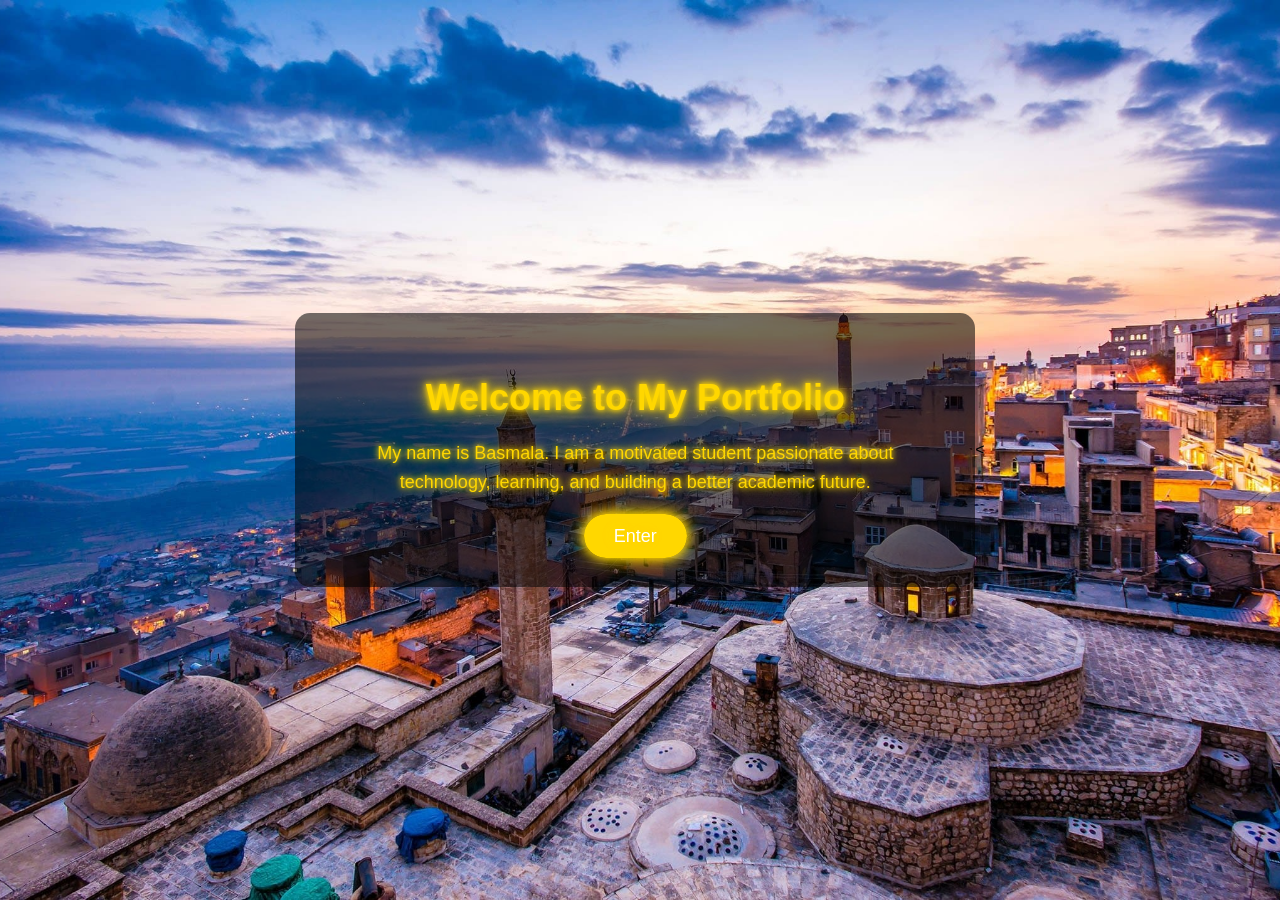
<file: index.html>
<!DOCTYPE html>
<html lang="en">
<head>
  <meta charset="UTF-8">
  <title>Welcome | My Portfolio</title>
  <link rel="stylesheet" href="style.css">
</head>
<body class="landing">

  <div class="overlay">
    <h1>Welcome to My Portfolio</h1>

    <p class="intro">
      My name is Basmala.  
      I am a motivated student passionate about technology, learning,
      and building a better academic future.
    </p>

    <a href="home.html" class="enter-btn">Enter</a>
  </div>

<
</file>
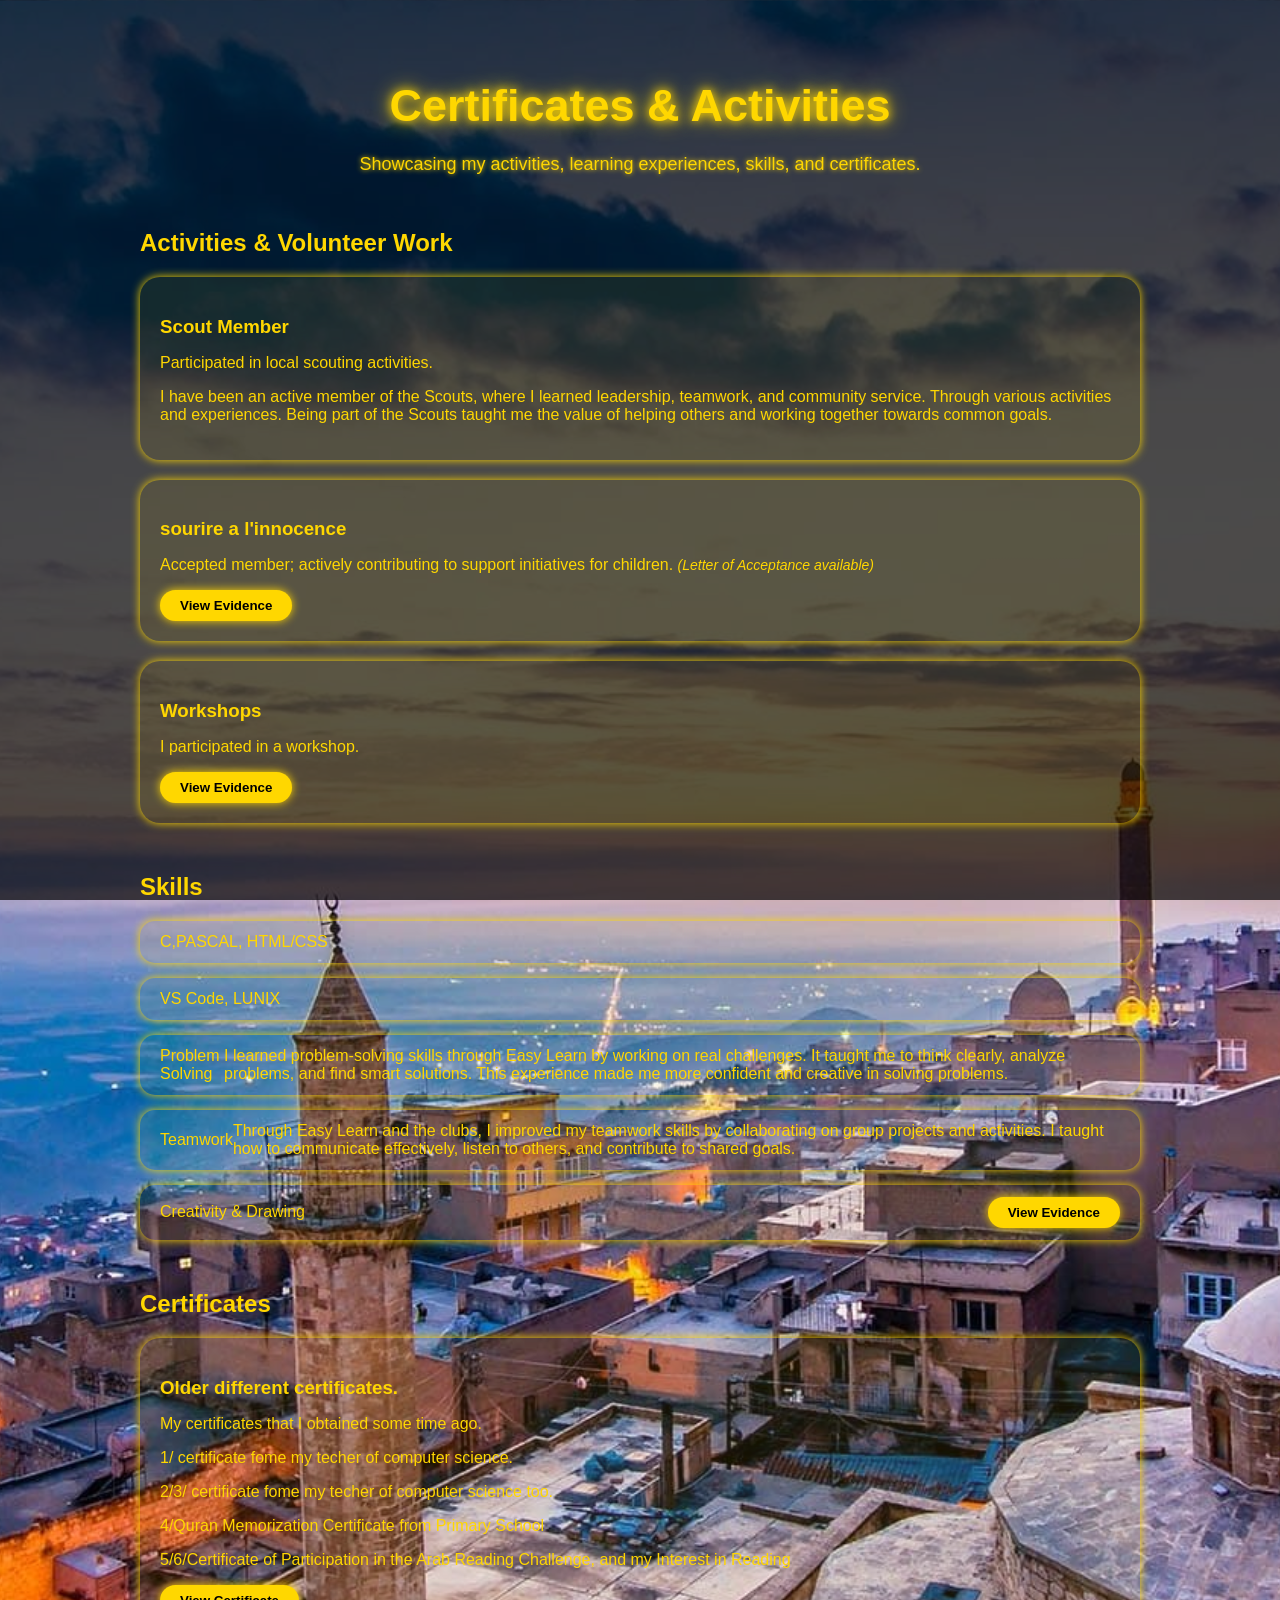
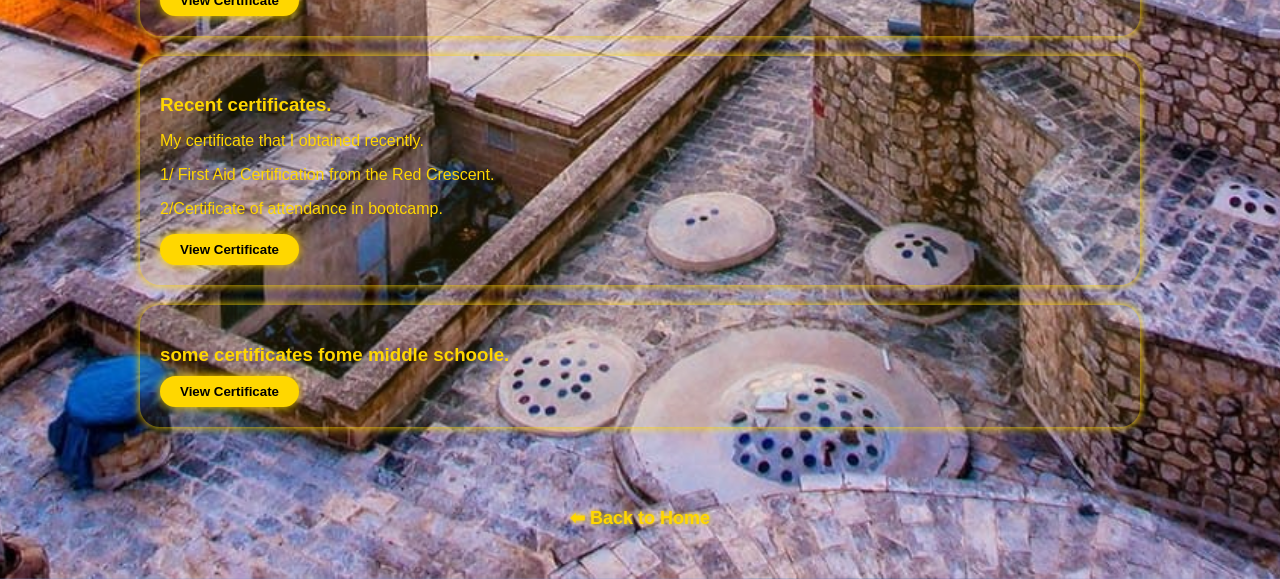
<file: certificates.html>
<!DOCTYPE html>
<html lang="en">
<head>
  <meta charset="UTF-8">
  <title>Certificates & Activities | My Portfolio</title>
  <link rel="stylesheet" href="certificates-style.css">
</head>

<body class="certificates">

  <div class="container">

    <h1 class="title">Certificates & Activities</h1>
    <p class="subtitle">
      Showcasing my activities, learning experiences, skills, and certificates.
    </p>

    <!-- Activities Section -->
    <section class="section">
      <h2>Activities & Volunteer Work</h2>

      <div class="card">
        <h3>Scout Member </h3>
        <p>Participated in local scouting activities.</p>
      </p>I have been an active member of the Scouts, where I learned leadership, teamwork, and community service.
Through various activities and  experiences.
Being part of the Scouts taught me the value of helping others and working together towards common goals.</p>
      </div>

      <div class="card">
        <h3>sourire a l'innocence </h3>
        <p>Accepted member; actively contributing to support initiatives for children.  
           <span class="note">(Letter of Acceptance available)</span>
        </p>
        <button class="evidence-btn">View Evidence</button>
        <div class="evidence-images" style="display:none;">
          <img src="images/sourire a l'innocence.jpg" alt="Club Acceptance Letter">
          
        </div>
      </div>

      <div class="card">
        <h3> Workshops </h3>
        <p>I participated in a workshop.</p>
        <button class="evidence-btn">View Evidence</button>
        <div class="evidence-images" style="display:none;">
          <img src="images/gdg.jpg" alt="gdg">
        </div>
      </div>
    </section>

    <!-- Skills Section -->
    <section class="section">
      <h2>Skills</h2>

      <!-- Programming Languages -->
      <div class="skill">
        <span>C,PASCAL, HTML/CSS</span>
      </div>

      <!-- Tools -->
      <div class="skill">
        <span>VS Code, LUNIX</span>
      </div>

      <!-- Soft Skills / Other Skills -->
      <div class="skill">
        <span>Problem Solving</span>
       <span> I learned problem-solving skills through Easy Learn by working on real challenges.
It taught me to think clearly, analyze problems, and find smart solutions.
This experience made me more confident and creative in solving problems.</span>
      </div>

      <div class="skill">
        <span>Teamwork</span>
      <span>  Through Easy Learn and the clubs, I improved my teamwork skills by collaborating on group projects and activities.
I taught how to communicate effectively, listen to others, and contribute to shared goals.</span>
      </div>

      <div class="skill">
        <span>Creativity & Drawing</span>
        <button class="evidence-btn">View Evidence</button>
        <div class="evidence-images" style="display:none;">
          <img src="images/drawing2.jpg" alt="Drawing 2">
          <img src="images/drawing3.jpg" alt="Drawing 3">
           <img src="images/drawing4.jpg" alt="Drawing 4">
            <img src="images/drawing5.jpg" alt="Drawing 5">
            <img src="images/drawing6.jpg" alt="Drawing 6">
        </div>
      </div>
    </section>

    <!-- Certificates Section -->
    <section class="section">
      <h2>Certificates</h2>

      <div class="card">
        <h3>Older different certificates.</h3>
        <p>My certificates that I obtained some time ago.</p>
         <p>  1/ certificate fome my techer of computer science.</p>
         <p>  2/3/ certificate fome my techer of computer science too.</p>
         <p>  4/Quran Memorization Certificate from Primary School </p>
         <p>  5/6/Certificate of Participation in the Arab Reading Challenge, and my Interest in Reading </p>
         
          
        <button class="evidence-btn">View Certificate</button>
        <div class="evidence-images" style="display:none;">
          <img src="images/chahada1.jpg" alt="chahada1">
          <img src="images/chahada5.jpg" alt="chahada5">
           <img src="images/chahada6.jpg" alt="chahada6">
            <img src="images/chahada7.jpg" alt="chahada7">
         <img src="images/chahada9.jpg" alt="chahada9">
          <img src="images/chahada10.jpg" alt="chahada10">
        </div>
      </div>

      <div class="card">
        <h3>Recent certificates.</h3>
        <p>My certificate that I obtained recently.</p>
        <p>1/ First Aid Certification from the Red Crescent.</p>
         <p>2/Certificate of attendance in bootcamp.</p>
        <button class="evidence-btn">View Certificate</button>
        <div class="evidence-images" style="display:none;">
           <img src="images/chahada8.png" alt="chahada8">
          <img src="images/Certificate - ROUBAH BASMALA.jpg" alt="Certificate - ROUBAH BASMALA">
         
        </div>
      </div>
 <div class="card">
        <h3>some certificates fome middle schoole.</h3>
         <button class="evidence-btn">View Certificate</button>
        <div class="evidence-images" style="display:none;">
         <img src="images/chahada4.jpg" alt="chahada4">
          <img src="images/chahada3.jpg" alt="chahada3">
           <img src="images/chahada2.jpg" alt="chahada2">
        </div>
      </div>
    </section>

    <!-- Back to Home -->
    <a href="home.html" class="back-btn">⬅ Back to Home</a>

  </div>

  <!-- Modal for Evidence -->
  <div id="evidence-modal" class="modal">
    <div class="modal-content">
      <span class="close-btn">&times;</span>
      <h3>Evidence</h3>
      <div id="image-preview"></div>
    </div>
  </div>

  <!-- JavaScript for Modal -->
  <script>
    const modal = document.getElementById("evidence-modal");
    const closeBtn = document.querySelector(".close-btn");
    const imagePreview = document.getElementById("image-preview");
    const buttons = document.querySelectorAll(".evidence-btn");

    // Open modal and show permanent images
    buttons.forEach(btn => {
      btn.addEventListener("click", (event) => {
        const skillDiv = event.target.parentElement;
        const images = skillDiv.querySelectorAll(".evidence-images img");

        imagePreview.innerHTML = ""; // clear previous images
        images.forEach(img => {
          const cloned = img.cloneNode();
          imagePreview.appendChild(cloned);
        });

        modal.style.display = "block";
      });
    });

    // Close Modal
    closeBtn.onclick = () => {
      modal.style.display = "none";
    }

    // Close when clicking outside modal
    window.onclick = (event) => {
      if(event.target === modal) {
        modal.style.display = "none";
      }
    }
  </script>

</body>
</html>
</file>
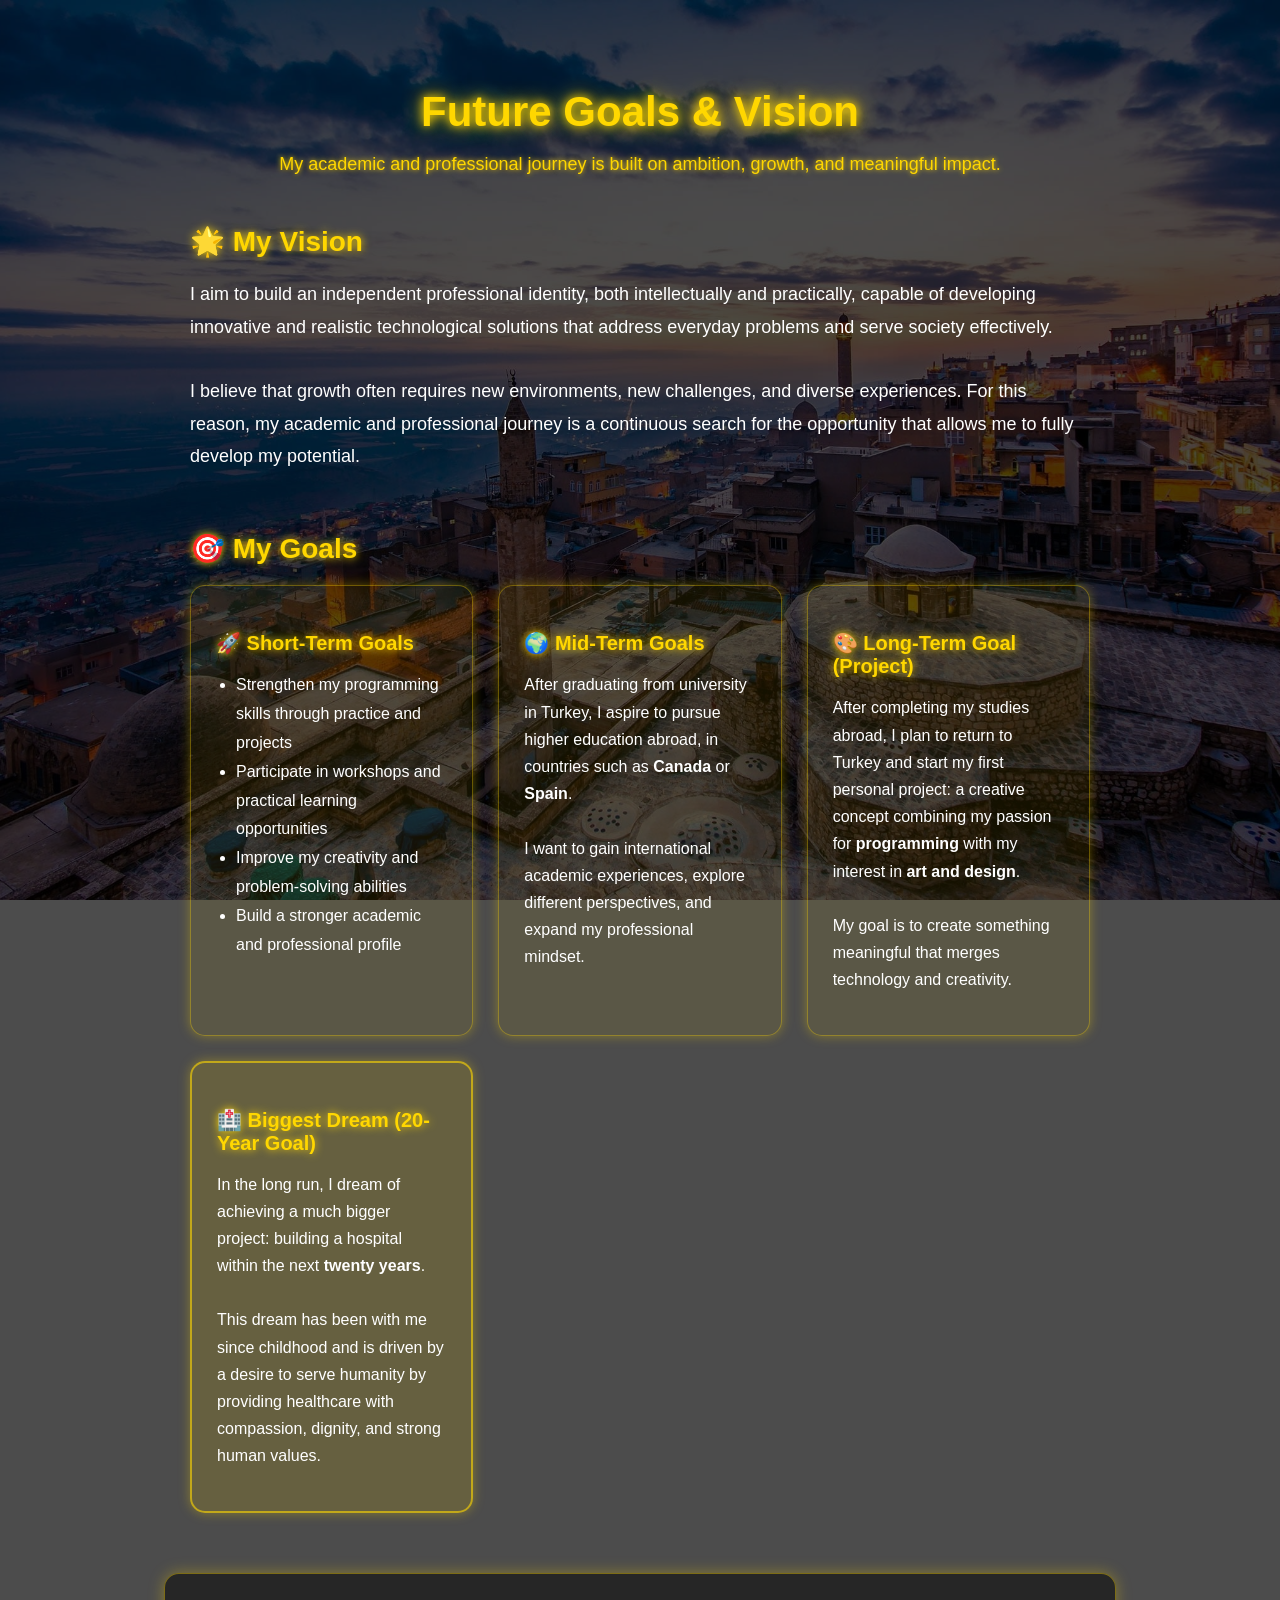
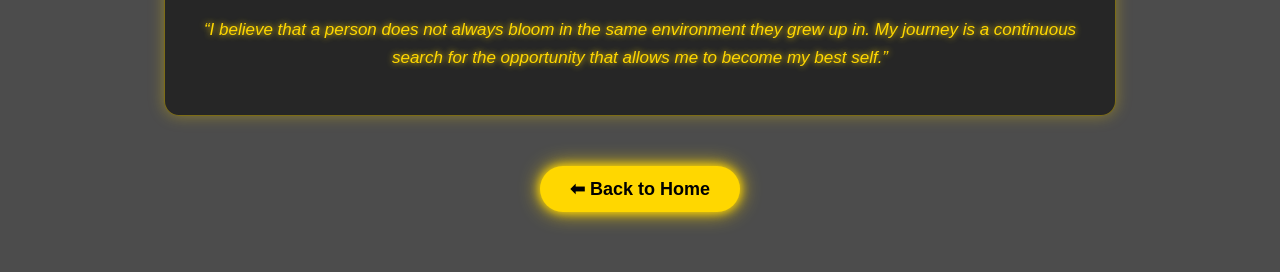
<file: goals.html>
<!DOCTYPE html>
<html lang="en">
<head>
  <meta charset="UTF-8">
  <title>Future Goals | My Portfolio</title>
  <link rel="stylesheet" href="goals-style.css">
</head>

<body class="goals-page">

  <div class="overlay">

    <h1 class="title">Future Goals & Vision</h1>
    <p class="subtitle">
      My academic and professional journey is built on ambition, growth, and meaningful impact.
    </p>

    <!-- Vision Section -->
    <section class="section">
      <h2>🌟 My Vision</h2>
      <p class="text">
        I aim to build an independent professional identity, both intellectually and practically,
        capable of developing innovative and realistic technological solutions that address everyday
        problems and serve society effectively.
        <br><br>
        I believe that growth often requires new environments, new challenges, and diverse experiences.
        For this reason, my academic and professional journey is a continuous search for the opportunity
        that allows me to fully develop my potential.
      </p>
    </section>

    <!-- Goals Grid -->
    <section class="section">
      <h2>🎯 My Goals</h2>

      <div class="goals-grid">

        <!-- Short Term -->
        <div class="goal-card">
          <h3>🚀 Short-Term Goals</h3>
          <ul>
            <li>Strengthen my programming skills through practice and projects</li>
            <li>Participate in workshops and practical learning opportunities</li>
            <li>Improve my creativity and problem-solving abilities</li>
            <li>Build a stronger academic and professional profile</li>
          </ul>
        </div>

        <!-- Mid Term -->
        <div class="goal-card">
          <h3>🌍 Mid-Term Goals</h3>
          <p>
            After graduating from university in Turkey, I aspire to pursue higher education abroad,
            in countries such as <strong>Canada</strong> or <strong>Spain</strong>.
            <br><br>
            I want to gain international academic experiences, explore different perspectives,
            and expand my professional mindset.
          </p>
        </div>

        <!-- Long Term -->
        <div class="goal-card">
          <h3>🎨 Long-Term Goal (Project)</h3>
          <p>
            After completing my studies abroad, I plan to return to Turkey and start my first personal project:
            a creative concept combining my passion for <strong>programming</strong> with my interest in
            <strong>art and design</strong>.
            <br><br>
            My goal is to create something meaningful that merges technology and creativity.
          </p>
        </div>

        <!-- Biggest Dream -->
        <div class="goal-card special">
          <h3>🏥 Biggest Dream (20-Year Goal)</h3>
          <p>
            In the long run, I dream of achieving a much bigger project:
            building a hospital within the next <strong>twenty years</strong>.
            <br><br>
            This dream has been with me since childhood and is driven by a desire to serve humanity
            by providing healthcare with compassion, dignity, and strong human values.
          </p>
        </div>

      </div>
    </section>

    <!-- Quote -->
    <section class="quote-box">
      <p>
        “I believe that a person does not always bloom in the same environment they grew up in.
        My journey is a continuous search for the opportunity that allows me to become my best self.”
      </p>
    </section>

    <!-- Back Button -->
    <a href="home.html" class="back-btn">⬅ Back to Home</a>

  </div>

</body>
</html>
</file>
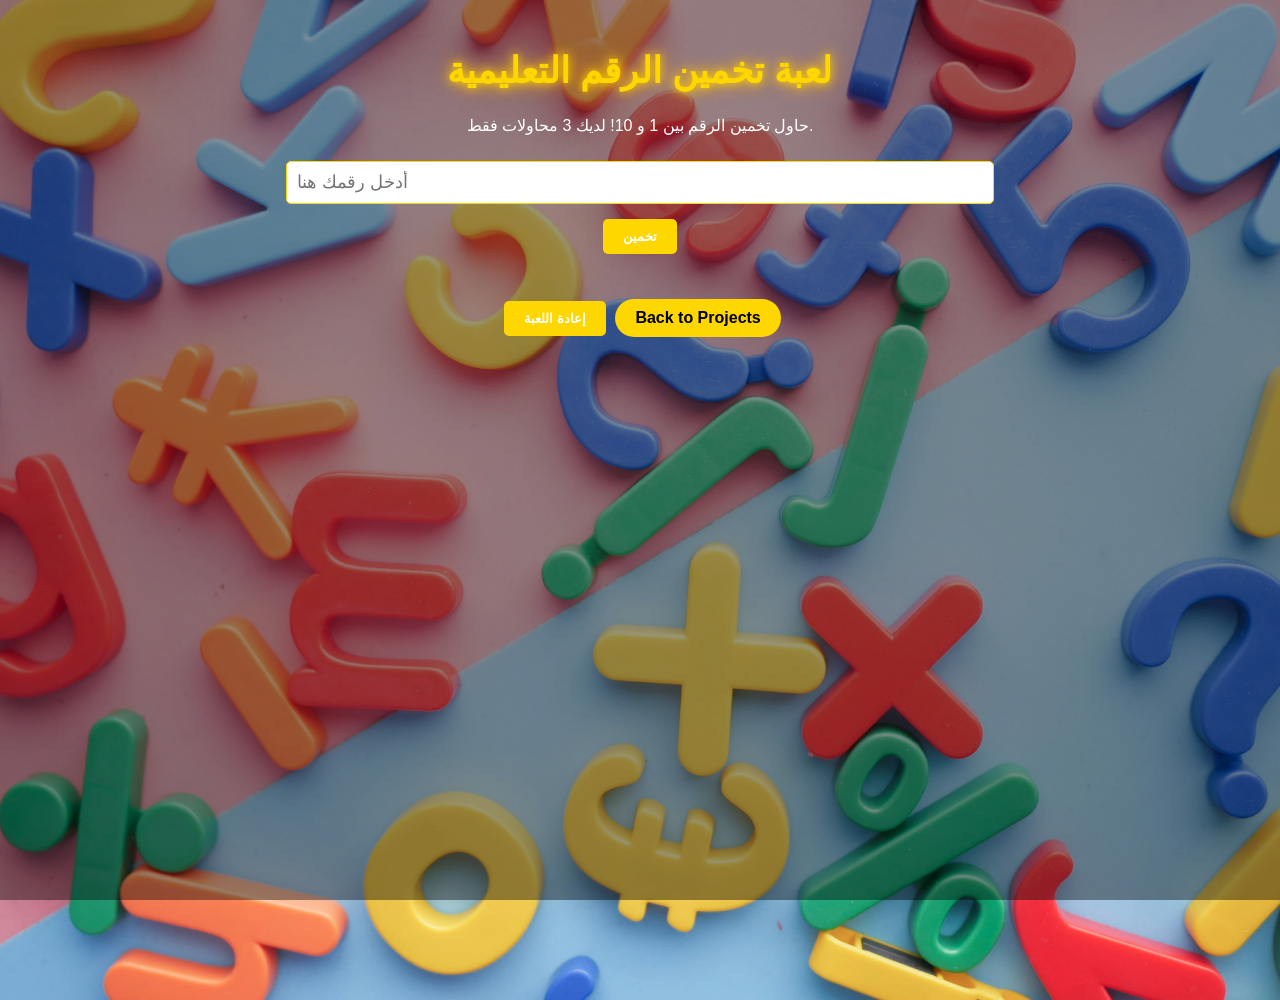
<file: guess-game.html>
<!DOCTY<!DOCTYPE html>
<html lang="ar">
<head>
<meta charset="UTF-8">
<meta name="viewport" content="width=device-width, initial-scale=1.0">
<title>لعبة تخمين الرقم التعليمية</title>
<style>
body {
  font-family: 'Cairo', sans-serif;
  text-align: center;
  padding: 50px;
  margin: 0;
  min-height: 100vh;
  background-image: url('images/numbers.jpg'); /* ضع صورتك هنا */
  background-size: cover;
  background-position: center;
  background-repeat: no-repeat;
  color: white;
  overflow: hidden;
  position: relative;
}

body::before {
  content: '';
  position: fixed;
  top: 0; left: 0;
  width: 100%; height: 100%;
  background: rgba(0,0,0,0.4);
  z-index: -1;
}

h1 {
  color: #FFD700;
  font-size: 36px;
  text-shadow: 0 0 10px #FFD700, 0 0 20px #FFA500;
}

input {
  padding: 10px;
  width: 60%;
  margin: 10px 0;
  border-radius: 5px;
  border: 1px solid #FFD700;
  font-size: 18px;
}

button {
  padding: 10px 20px;
  margin: 5px;
  background: #FFD700;
  color: white;
  border: none;
  border-radius: 5px;
  cursor: pointer;
  font-weight: bold;
  transition: 0.3s;
}

button:hover {
  background: #FFA500;
  box-shadow: 0 0 10px #FFD700, 0 0 20px #FFA500;
}

#feedback {
  margin-top: 20px;
  font-size: 18px;
  font-weight: bold;
  color: #FFD700;
  text-shadow: 0 0 5px #FFD700, 0 0 10px #FFA500;
}

/* نافذة المكافأة */
#rewardOverlay {
  position: fixed;
  top: 0; left: 0;
  width: 100%; height: 100%;
  background: linear-gradient(to right, #FFD700, #FFA500);
  display: none;
  justify-content: center;
  align-items: center;
  flex-direction: column;
  z-index: 100;
  padding: 20px;
  overflow-y: auto;
}

#rewardText {
  text-align: center;
  margin-bottom: 30px;
  animation: glow 2s infinite alternate, scaleUp 1s ease-out;
  text-shadow: 0 0 20px #FFD700, 0 0 40px #FFA500, 0 0 60px #FFD700;
}

#successMsg {
  font-size: 56px; /* أكبر */
  color: #fff;
  margin-bottom: 20px;
}

#hintText {
  font-size: 28px;
  color: #fff; /* التلميح أبيض */
  text-align: right;
  line-height: 1.8;
}

/* تأثير توهج النص */
@keyframes glow {
  0% { text-shadow: 0 0 20px #FFD700,0 0 40px #FFA500; }
  50% { text-shadow: 0 0 40px #FFD700,0 0 60px #FFA500; }
  100% { text-shadow: 0 0 20px #FFD700,0 0 40px #FFA500; }
}

/* تأثير تكبير النص */
@keyframes scaleUp {
  0% { transform: scale(0.5); opacity: 0; }
  100% { transform: scale(1); opacity: 1; }
}

/* زر إغلاق المكافأة */
#closeRewardBtn {
  padding: 12px 25px;
  background: #FFD700;
  color: white;
  border: none;
  border-radius: 10px;
  font-size: 20px;
  cursor: pointer;
  font-weight: bold;
  box-shadow: 0 0 10px #FFD700, 0 0 20px #FFA500;
  transition: 0.3s;
  margin-bottom: 20px;
}

#closeRewardBtn:hover {
  background: #FFA500;
  box-shadow: 0 0 20px #FFD700, 0 0 40px #FFA500;
}

/* فقاعات ذهبية */
.bubble {
  position: absolute;
  border-radius: 50%;
  background: rgba(255, 215, 0, 0.7);
  width: 15px; height: 15px;
  animation: float 3s linear forwards;
  pointer-events: none;
}

@keyframes float {
  0% { transform: translateY(0) scale(1); opacity: 1; }
  100% { transform: translateY(-200px) scale(0.5); opacity: 0; }
}
</style>
</head>
<body>

<h1>لعبة تخمين الرقم التعليمية</h1>
<p>حاول تخمين الرقم بين 1 و 10! لديك 3 محاولات فقط.</p>

<input type="number" id="guessInput" placeholder="أدخل رقمك هنا" min="1" max="10">
<br>
<button onclick="checkGuess()">تخمين</button>
<p id="feedback"></p>
<button onclick="restartGame()">إعادة اللعبة</button>

<!-- نافذة المكافأة -->
<div id="rewardOverlay">
  <div id="rewardText">
    <div id="successMsg">🎉 تهانينا! لقد نجحت في التخمين! 🎉</div>
    <div id="hintText"></div>
  </div>
  <button id="closeRewardBtn" onclick="hideReward()">العودة للعبة</button>
</div>

<script>
let secretNumber = Math.floor(Math.random() * 10) + 1;
let attempts = 0;
const maxAttempts = 3;

// معلومات موسعة لكل رقم (HTML لتقسيم الأسطر)
const hints = [
  `<strong>الرقم 1:</strong><br>- يمثل البداية والوحدة والاستقلالية.<br>- في الرياضيات، هو العدد المحايد للضرب.<br>- يرمز إلى القيادة والتميز.<br>- يظهر في بداية كل شيء مثل دورة الحياة أو اليوم.`,

  `<strong>الرقم 2:</strong><br>- يرمز للتوازن والشراكة.<br>- يستخدم في الرياضيات لإظهار الزوجية والفردية.<br>- يمثل الخير والشر أو أي مفهوم ثنائي.<br>- كثير من الأشياء تأتي في أزواج.`,

  `<strong>الرقم 3:</strong><br>- له رمزية قوية في القصص والأساطير، مثلث القوى الثلاث.<br>- أول رقم أولي فردي بعد 2.<br>- يمثل التوازن بين العقل والجسد والروح.<br>- كثير من الأمثال تقول: "الثلاثة خير من اثنين".`,

  `<strong>الرقم 4:</strong><br>- مرتبط بالاستقرار والأرض.<br>- يمثل الأركان الأربعة للعالم.<br>- في الطبيعة، غالبًا الأشياء تأتي في أربعة: الفصول، الجهات الأساسية.<br>- في الرياضيات، أول رقم مركب بعد 1.`,

  `<strong>الرقم 5:</strong><br>- يمثل الحواس الخمس وتجربة الإنسان.<br>- يرمز للتوازن بين الجسم والعقل.<br>- مضاعفاته تظهر في الأنماط الطبيعية.<br>- كان رمزًا للحماية والحظ في الثقافات القديمة.`,

  `<strong>الرقم 6:</strong><br>- يمثل التوازن والتناغم.<br>- معروف بالرقم المثالي (1+2+3=6).<br>- يرمز للعائلة والاستقرار.<br>- كثير من المخلوقات لها بنية سداسية مثل خلايا النحل.`,

  `<strong>الرقم 7:</strong><br>- رقم الحظ في كثير من الثقافات.<br>- له أهمية دينية (7 أيام الأسبوع، 7 سماوات).<br>- أول رقم أولي بعد 5.<br>- يظهر في الطبيعة والأدب: 7 عجائب العالم، 7 ألوان قوس قزح.`,

  `<strong>الرقم 8:</strong><br>- يرمز للقوة والنجاح والوفرة.<br>- في الثقافة الصينية يمثل الثروة والحظ.<br>- أول رقم مثالي على شكل مضاعف مزدوج.<br>- إذا قلبناه، يصبح رمز اللانهاية ∞.`,

  `<strong>الرقم 9:</strong><br>- رمز للكمال والخبرة.<br>- أكبر رقم أحادي في النظام العشري.<br>- يمثل الإلهام والحكمة.<br>- مضاعفاته تظهر أنماطًا رياضية رائعة (مثل 9× أي رقم).`,

  `<strong>الرقم 10:</strong><br>- يرمز للانتهاء والبداية الجديدة.<br>- أساس النظام العشري للعد.<br>- يمثل الكمال والتكامل.<br>- كل عشرة أرقام تكمل دورة العد.`
];

function createBubbles() {
  for(let i=0;i<30;i++){
    const bubble = document.createElement('div');
    bubble.className='bubble';
    bubble.style.left=Math.random()*window.innerWidth+'px';
    bubble.style.bottom='0px';
    let size=10+Math.random()*20;
    bubble.style.width=bubble.style.height=size+'px';
    bubble.style.animationDuration=2+Math.random()*2+'s';
    document.body.appendChild(bubble);
    setTimeout(()=>bubble.remove(),4000);
  }
}

function showReward(text){
  const overlay = document.getElementById('rewardOverlay');
  const hintText = document.getElementById('hintText');
  hintText.innerHTML = text; // استخدمنا HTML لتقسيم الأسطر
  overlay.style.display='flex';
  createBubbles();
}

function hideReward(){
  document.getElementById('rewardOverlay').style.display='none';
}

function checkGuess() {
  const guess = Number(document.getElementById('guessInput').value);
  const feedback = document.getElementById('feedback');
  attempts++;
  feedback.textContent='';

  if(!guess || guess<1 || guess>10){
    feedback.textContent="الرجاء إدخال رقم بين 1 و 10!";
    return;
  }

  if(guess===secretNumber){
    showReward(hints[secretNumber-1]);
  } else if(guess<secretNumber){
    feedback.textContent=`الرقم أكبر! (${attempts}/${maxAttempts} محاولات)`;
  } else{
    feedback.textContent=`الرقم أصغر! (${attempts}/${maxAttempts} محاولات)`;
  }

  if(attempts>=maxAttempts && guess!==secretNumber){
    feedback.textContent=`😢 انتهت المحاولات! الرقم الصحيح هو ${secretNumber}.`;
  }
}

function restartGame(){
  secretNumber=Math.floor(Math.random()*10)+1;
  attempts=0;
  document.getElementById('feedback').textContent='';
  document.getElementById('guessInput').value='';
  hideReward();
  document.body.style.background="url('images/numbers.jpg')";
  document.body.style.backgroundSize="cover";
  document.body.style.backgroundPosition="center";
  document.body.style.backgroundRepeat="no-repeat";
}


</script>
<a href="projects.html" style="
  display:inline-block;
  margin-top:20px;
  padding:10px 20px;
  background:#FFD700;
  color:black;
  text-decoration:none;
  border-radius:20px;
  font-weight:bold;
">
  Back to Projects
</a>

</body>
</html>
</file>
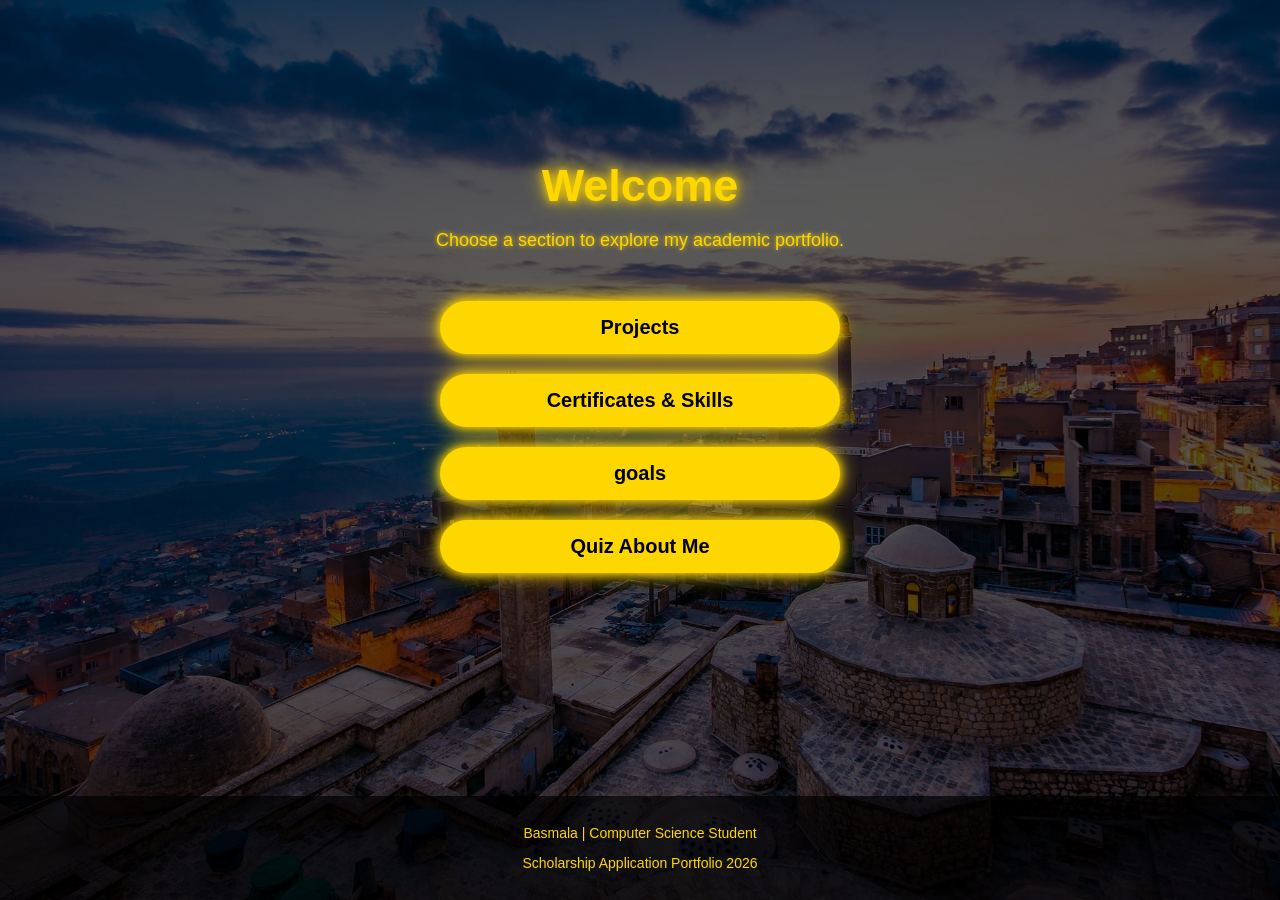
<file: home.html>
<!DOCTYPE html>
<html lang="en">
<head>
  <meta charset="UTF-8">
  <title>Home | My Portfolio</title>
  <link rel="stylesheet" href="home-style.css">
</head>

<body class="home">

  <div class="home-container">
    <h1>Welcome</h1>
    <p class="subtitle">Choose a section to explore my academic portfolio.</p>

    <div class="buttons-container">
      <a href="projects.html" class="home-btn">Projects</a>
      <a href="certificates.html" class="home-btn">Certificates & Skills</a>
      <a href="journey.html" class="home-btn">goals</a>
     <a href="quiz.html" class="home-btn">Quiz About Me</a>

    </div>
  </div>

  <footer class="footer">
    <p>Basmala | Computer Science Student</p>
    <p>Scholarship Application Portfolio 2026</p>
  </footer>

</body>
</html>
</file>
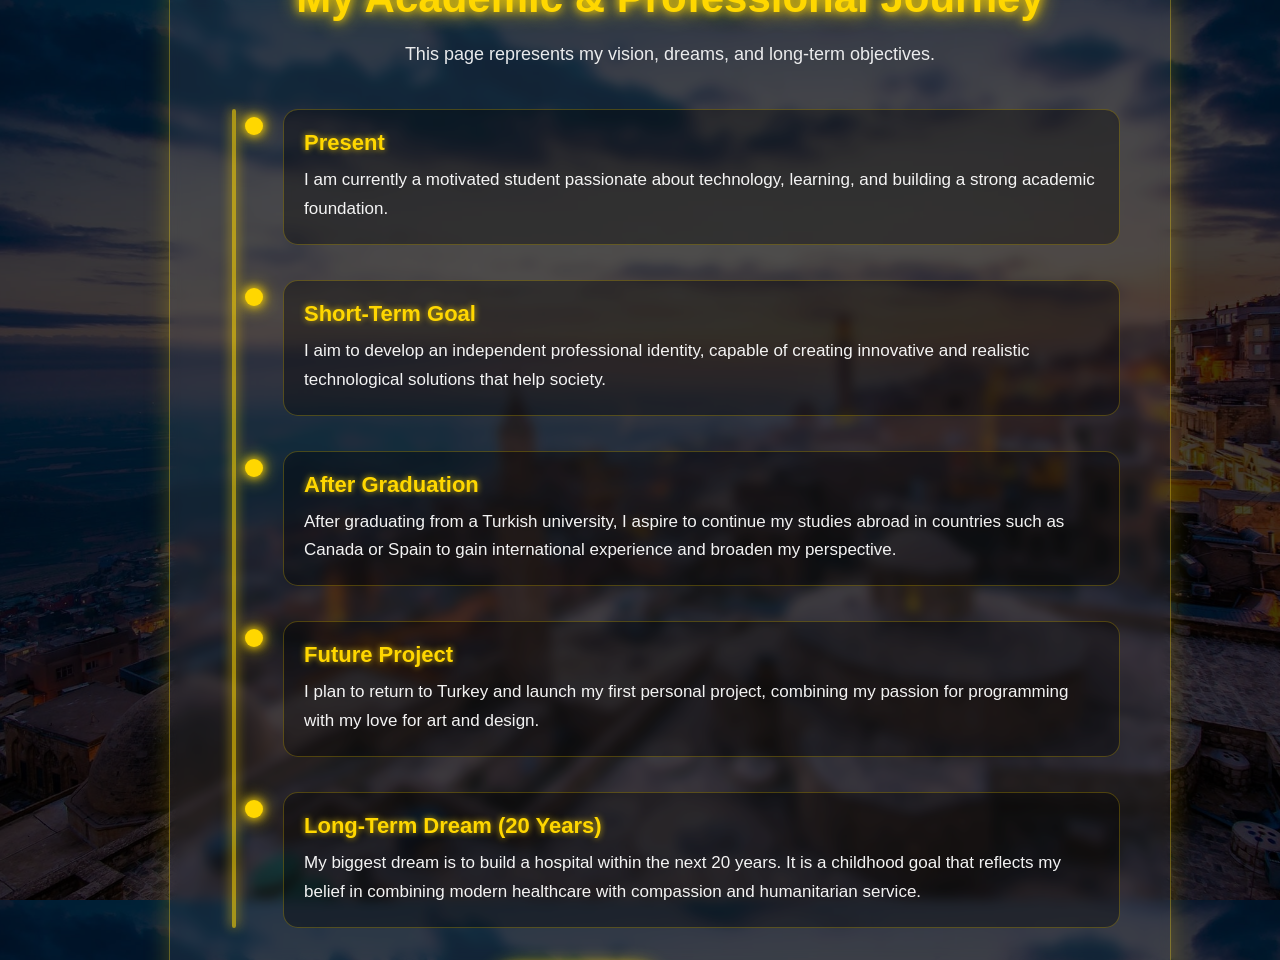
<file: journey.html>
<!DOCTYPE html>
<html lang="en">
<head>
  <meta charset="UTF-8">
  <title>My Goals | Portfolio</title>
  <link rel="stylesheet" href="journey.css">
</head>

<body class="journey">

  <div class="journey-overlay">

    <div class="journey-container">

      <h1 class="title">My Academic & Professional Journey</h1>
      <p class="subtitle">
        This page represents my vision, dreams, and long-term objectives.
      </p>

      <div class="timeline">

        <div class="timeline-item">
          <div class="circle"></div>
          <div class="content">
            <h2>Present</h2>
            <p>
              I am currently a motivated student passionate about technology,
              learning, and building a strong academic foundation.
            </p>
          </div>
        </div>

        <div class="timeline-item">
          <div class="circle"></div>
          <div class="content">
            <h2>Short-Term Goal</h2>
            <p>
              I aim to develop an independent professional identity, capable of
              creating innovative and realistic technological solutions that help
              society.
            </p>
          </div>
        </div>

        <div class="timeline-item">
          <div class="circle"></div>
          <div class="content">
            <h2>After Graduation</h2>
            <p>
              After graduating from a Turkish university, I aspire to continue my
              studies abroad in countries such as Canada or Spain to gain international
              experience and broaden my perspective.
            </p>
          </div>
        </div>

        <div class="timeline-item">
          <div class="circle"></div>
          <div class="content">
            <h2>Future Project</h2>
            <p>
              I plan to return to Turkey and launch my first personal project,
              combining my passion for programming with my love for art and design.
            </p>
          </div>
        </div>

        <div class="timeline-item">
          <div class="circle"></div>
          <div class="content">
            <h2>Long-Term Dream (20 Years)</h2>
            <p>
              My biggest dream is to build a hospital within the next 20 years.
              It is a childhood goal that reflects my belief in combining modern
              healthcare with compassion and humanitarian service.
            </p>
          </div>
        </div>

      </div>

      <div class="buttons">
        <a href="home.html" class="btn">Back to Home</a>
        <a href="projects.html" class="btn btn2">View Projects</a>
      </div>

    </div>

  </div>

</body>
</html>
</file>
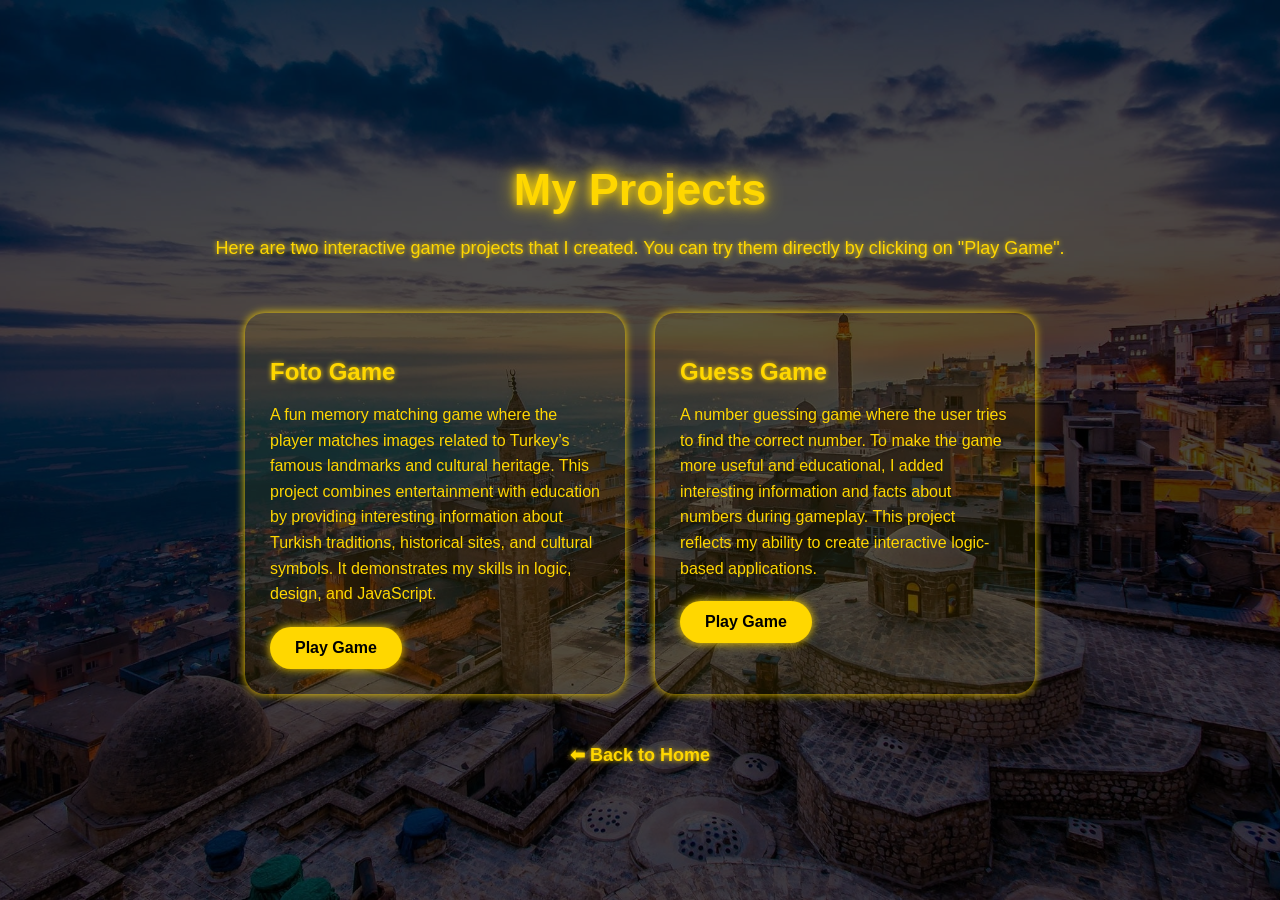
<file: projects.html>
<!DOCTYPE html>
<html lang="en">
<head>
  <meta charset="UTF-8">
  <title>Projects | My Portfolio</title>
  <link rel="stylesheet" href="projects-style.css">
</head>

<body class="projects">

  <div class="container">

    <h1 class="title">My Projects</h1>
    <p class="subtitle">
      Here are two interactive game projects that I created.  
      You can try them directly by clicking on "Play Game".
    </p>

    <div class="projects-grid">

      <!-- Project 1 -->
      <div class="project-card">
        <h2>Foto Game</h2>
        <p>
         A fun memory matching game where the player matches images related to Turkey’s famous landmarks and cultural heritage.
This project combines entertainment with education by providing interesting information about Turkish traditions, historical sites, and cultural symbols.
It demonstrates my skills in logic, design, and JavaScript.
        </p>
        <a href="foto-game.html" class="play-btn">Play Game</a>
      </div>

      <!-- Project 2 -->
      <div class="project-card">
        <h2>Guess Game</h2>
        <p>
        A number guessing game where the user tries to find the correct number.
To make the game more useful and educational, I added interesting information and facts about numbers during gameplay.
This project reflects my ability to create interactive logic-based applications.
     </p>
        <a href="guess-game.html" class="play-btn">Play Game</a>
      </div>

    </div>

    <a href="home.html" class="back-btn">⬅ Back to Home</a>

  </div>

</body>
</html>
</file>
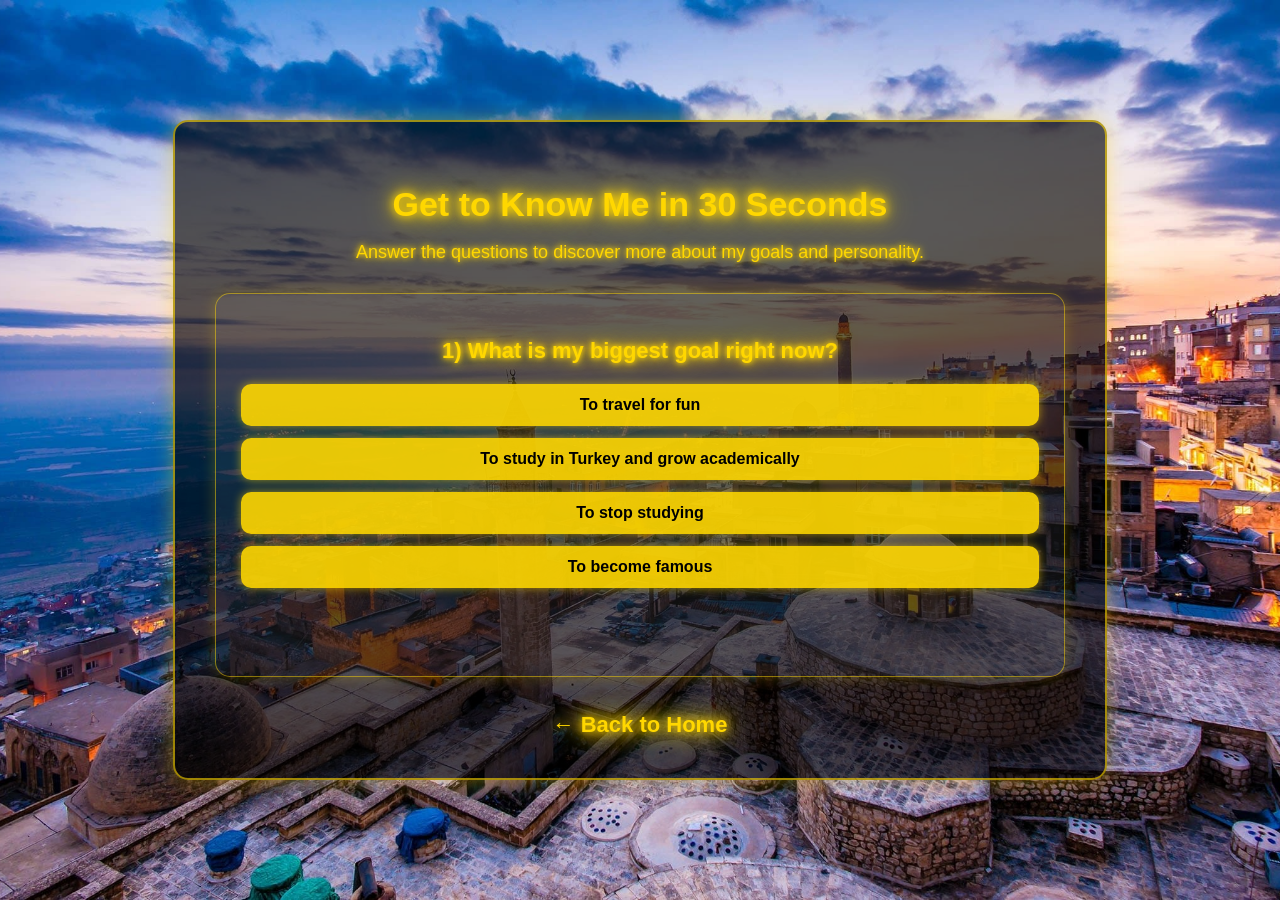
<file: quiz.html>
<!DOCTYPE html>
<html lang="en">
<head>
  <meta charset="UTF-8">
  <title>Quiz | My Portfolio</title>
  <link rel="stylesheet" href="quiz-style.css">
</head>

<body class="quiz">

  <div class="overlay">
    <h1 class="gold-title">Get to Know Me in 30 Seconds</h1>
    <p class="intro">
      Answer the questions to discover more about my goals and personality.
    </p>

    <div class="quiz-box">
      <h2 id="question" class="gold-text">Question will appear here</h2>

      <div class="options">
        <button class="option-btn" onclick="checkAnswer(0)" id="btn0"></button>
        <button class="option-btn" onclick="checkAnswer(1)" id="btn1"></button>
        <button class="option-btn" onclick="checkAnswer(2)" id="btn2"></button>
        <button class="option-btn" onclick="checkAnswer(3)" id="btn3"></button>
      </div>

      <p id="result"></p>

      <button id="nextBtn" class="next-btn" onclick="nextQuestion()">Next Question</button>
    </div>

    <a href="home.html" class="back-home">← Back to Home</a>

  </div>

  <script src="quiz.js"></script>
</body>
</html>
</file>
<file: style.css>
body {
  margin: 0;
  font-family: Arial, sans-serif;
}

.landing {
  height: 100vh;
  background-image: url("images/turkey.jpeg"); /* ضع مسار صورتك هنا */
  background-size: cover;
  background-position: center;
  display: flex;
  justify-content: center;
  align-items: center;
}

.overlay {
  background: rgba(0, 0, 0, 0.55);
  color: white;
  text-align: center;
  padding: 40px;
  border-radius: 15px;
  max-width: 600px;
  /* إضافة توهج للكتابة */
  text-shadow: 0 0 10px #FFD700, 0 0 20px #FFD700, 0 0 30px #FFD700;
}

.overlay h1 {
  font-size: 36px;
  margin-bottom: 20px;
  color: #FFD700; /* ذهبية */
  text-shadow: 0 0 5px #FFD700, 0 0 10px #FFD700, 0 0 20px #FFD700;
}

.intro {
  font-size: 18px;
  line-height: 1.6;
  margin-bottom: 30px;
  color: #FFD700; /* نص مشع */
  text-shadow: 0 0 5px #FFD700, 0 0 10px #FFD700;
}

.enter-btn {
  text-decoration: none;
  background-color: #FFD700; /* زر ذهبي */
  color: white; /* كتابة الزر بيضاء */
  padding: 12px 30px;
  border-radius: 25px;
  font-size: 18px;
  transition: 0.3s;
  box-shadow: 0 0 10px #FFD700, 0 0 20px #FFD700; /* توهج للزر */
}

.enter-btn:hover {
  background-color: #FFC700; /* ذهبي أفتح عند المرور */
  box-shadow: 0 0 15px #FFD700, 0 0 25px #FFD700;
}
</file>
<file: certificates-style.css>
body {
  margin: 0;
  font-family: Arial, sans-serif;
}

.certificates {
  min-height: 100vh;
  background-image: url("images/turkey.jpeg");
  background-size: cover;
  background-position: center;
  color: #FFD700;
  display: flex;
  justify-content: center;
  align-items: center;
}

.certificates::before {
  content: "";
  position: fixed;
  top: 0;
  left: 0;
  width: 100%;
  height: 100%;
  background: rgba(0, 0, 0, 0.7);
  z-index: -1;
}

.container {
  width: 90%;
  max-width: 1000px;
  text-align: center;
  padding: 50px 20px;
}

.title {
  font-size: 45px;
  margin-bottom: 15px;
  text-shadow: 0 0 10px #FFD700, 0 0 20px #FFD700;
}

.subtitle {
  font-size: 18px;
  margin-bottom: 50px;
  line-height: 1.6;
  text-shadow: 0 0 5px #FFD700;
}

/* Sections */
.section {
  margin-bottom: 50px;
  text-align: left;
}

/* Cards for activities */
.card {
  background: rgba(255, 215, 0, 0.08);
  border-radius: 20px;
  padding: 20px;
  margin-bottom: 20px;
  box-shadow: 0 0 10px #FFD700;
  transition: 0.3s;
}

.card:hover {
  transform: scale(1.02);
  box-shadow: 0 0 15px #FFD700, 0 0 25px #FFD700;
}

.card h3 {
  margin-bottom: 10px;
}

.note {
  font-style: italic;
  font-size: 14px;
}

/* Skills */
.skill {
  display: flex;
  align-items: center;
  justify-content: space-between;
  background: rgba(255, 215, 0, 0.08);
  border-radius: 15px;
  padding: 12px 20px;
  margin-bottom: 15px;
  box-shadow: 0 0 10px #FFD700;
}

.skill span {
  font-size: 16px;
}

/* Evidence button */
.evidence-btn {
  background-color: #FFD700;
  color: black;
  border: none;
  padding: 8px 20px;
  border-radius: 20px;
  font-weight: bold;
  cursor: pointer;
  transition: 0.3s;
  box-shadow: 0 0 10px #FFD700;
}

.evidence-btn:hover {
  background-color: #FFC700;
  transform: scale(1.05);
  box-shadow: 0 0 15px #FFD700, 0 0 25px #FFD700;
}

/* Back button */
.back-btn {
  display: inline-block;
  margin-top: 30px;
  text-decoration: none;
  color: #FFD700;
  font-size: 18px;
  font-weight: bold;
  text-shadow: 0 0 5px #FFD700;
  transition: 0.3s;
}

.back-btn:hover {
  color: white;
}

/* Modal styling */
.modal {
  display: none; /* Hidden by default */
  position: fixed;
  z-index: 1000;
  left: 0;
  top: 0;
  width: 100%;
  height: 100%;
  overflow: auto;
  background-color: rgba(0,0,0,0.7);
}

.modal-content {
  background-color: #1a1a1a;
  margin: 10% auto;
  padding: 20px;
  border-radius: 20px;
  width: 90%;
  max-width: 500px;
  color: #FFD700;
  text-align: center;
  box-shadow: 0 0 20px #FFD700;
}

.close-btn {
  color: #FFD700;
  float: right;
  font-size: 28px;
  font-weight: bold;
  cursor: pointer;
}

.close-btn:hover {
  color: #FFC700;
}

#image-preview img {
  max-width: 100%;
  margin-top: 15px;
  border-radius: 15px;
  box-shadow: 0 0 10px #FFD700;
}
</file>
<file: goals-style.css>
body {
  margin: 0;
  font-family: Arial, sans-serif;
}

/* Page Background */
.goals-page {
  height: 100vh;
  background-image: url("images/turkey.jpeg");
  background-size: cover;
  background-position: center;
  background-attachment: fixed;
  overflow-y: auto;
}

/* Overlay */
.overlay {
  background: rgba(0, 0, 0, 0.70);
  color: white;
  padding: 60px 20px;
  min-height: 100vh;
  text-align: center;
}

/* Title */
.title {
  font-size: 42px;
  margin-bottom: 10px;
  color: #FFD700;
  text-shadow: 0 0 10px #FFD700, 0 0 20px #FFD700;
}

.subtitle {
  font-size: 18px;
  margin-bottom: 50px;
  color: #FFD700;
  text-shadow: 0 0 5px #FFD700;
}

/* Sections */
.section {
  max-width: 900px;
  margin: auto;
  margin-bottom: 60px;
  text-align: left;
}

.section h2 {
  font-size: 28px;
  color: #FFD700;
  margin-bottom: 20px;
  text-shadow: 0 0 8px #FFD700;
}

.text {
  font-size: 18px;
  line-height: 1.8;
  color: white;
}

/* Goals Grid */
.goals-grid {
  display: grid;
  grid-template-columns: repeat(auto-fit, minmax(280px, 1fr));
  gap: 25px;
}

/* Goal Cards */
.goal-card {
  background: rgba(255, 215, 0, 0.08);
  border: 1px solid rgba(255, 215, 0, 0.35);
  padding: 25px;
  border-radius: 15px;
  box-shadow: 0 0 12px rgba(255, 215, 0, 0.35);
  transition: 0.3s;
}

.goal-card:hover {
  transform: scale(1.03);
  box-shadow: 0 0 18px rgba(255, 215, 0, 0.7);
}

.goal-card h3 {
  color: #FFD700;
  font-size: 20px;
  margin-bottom: 15px;
  text-shadow: 0 0 8px #FFD700;
}

.goal-card p {
  font-size: 16px;
  line-height: 1.7;
  color: white;
}

.goal-card ul {
  padding-left: 20px;
  line-height: 1.8;
  font-size: 16px;
}

/* Special Card */
.special {
  background: rgba(255, 215, 0, 0.15);
  border: 2px solid rgba(255, 215, 0, 0.6);
}

/* Quote Box */
.quote-box {
  max-width: 900px;
  margin: auto;
  margin-top: 30px;
  margin-bottom: 50px;
  padding: 25px;
  border-radius: 15px;
  background: rgba(0, 0, 0, 0.5);
  border: 1px solid rgba(255, 215, 0, 0.4);
  box-shadow: 0 0 15px rgba(255, 215, 0, 0.35);
  text-align: center;
}

.quote-box p {
  font-size: 17px;
  color: #FFD700;
  font-style: italic;
  line-height: 1.7;
  text-shadow: 0 0 6px #FFD700;
}

/* Back Button */
.back-btn {
  display: inline-block;
  text-decoration: none;
  background-color: #FFD700;
  color: black;
  padding: 12px 30px;
  border-radius: 25px;
  font-size: 18px;
  font-weight: bold;
  transition: 0.3s;
  box-shadow: 0 0 10px #FFD700, 0 0 20px #FFD700;
}

.back-btn:hover {
  background-color: #FFC700;
  box-shadow: 0 0 15px #FFD700, 0 0 25px #FFD700;
}
</file>
<file: home-style.css>
body {
  margin: 0;
  font-family: Arial, sans-serif;
}

.home {
  height: 100vh;
  background-image: url("images/turkey.jpeg");
  background-size: cover;
  background-position: center;
  display: flex;
  flex-direction: column;
  justify-content: space-between;
}

.home::before {
  content: "";
  position: fixed;
  top: 0;
  left: 0;
  width: 100%;
  height: 100%;
  background: rgba(0, 0, 0, 0.65);
  z-index: -1;
}

.home-container {
  text-align: center;
  margin-top: 100px;
  color: #FFD700;
  padding: 30px;
}

.home-container h1 {
  font-size: 45px;
  margin-bottom: 15px;
  text-shadow: 0 0 10px #FFD700, 0 0 20px #FFD700;
}

.subtitle {
  font-size: 18px;
  margin-bottom: 50px;
  text-shadow: 0 0 5px #FFD700;
}

.buttons-container {
  display: flex;
  flex-direction: column;
  gap: 20px;
  align-items: center;
}

.home-btn {
  text-decoration: none;
  background-color: #FFD700;
  color: black;
  font-size: 20px;
  font-weight: bold;
  padding: 15px 40px;
  border-radius: 30px;
  width: 320px;
  text-align: center;
  transition: 0.3s;
  box-shadow: 0 0 10px #FFD700, 0 0 20px #FFD700;
}

.home-btn:hover {
  background-color: #FFC700;
  transform: scale(1.05);
  box-shadow: 0 0 15px #FFD700, 0 0 25px #FFD700;
}

.footer {
  text-align: center;
  padding: 15px;
  background: rgba(0, 0, 0, 0.7);
  color: #FFD700;
  font-size: 14px;
}
</file>
<file: journey.css>
body {
  margin: 0;
  font-family: Arial, sans-serif;
}

.journey {
  height: 100vh;
  background-image: url("images/turkey.jpeg");
  background-size: cover;
  background-position: center;
}

.journey-overlay {
  width: 100%;
  height: 100%;
  background: rgba(0, 0, 0, 0.75);
  display: flex;
  justify-content: center;
  align-items: center;
  padding: 30px;
  overflow-y: auto;
}

.journey-container {
  max-width: 900px;
  width: 100%;
  background: rgba(255, 255, 255, 0.07);
  padding: 50px;
  border-radius: 25px;
  border: 1px solid rgba(255, 215, 0, 0.35);
  backdrop-filter: blur(6px);
  box-shadow: 0 0 25px rgba(255, 215, 0, 0.25);
  text-align: center;
}

.title {
  font-size: 42px;
  color: #FFD700;
  margin-bottom: 10px;
  text-shadow: 0 0 10px #FFD700, 0 0 20px #FFD700;
}

.subtitle {
  color: white;
  font-size: 18px;
  margin-bottom: 40px;
  line-height: 1.6;
  opacity: 0.9;
}

/* Timeline */
.timeline {
  position: relative;
  margin: 0 auto;
  padding-left: 25px;
  text-align: left;
}

/* الخط العمودي */
.timeline::before {
  content: "";
  position: absolute;
  left: 12px;
  top: 0;
  width: 4px;
  height: 100%;
  background: rgba(255, 215, 0, 0.6);
  border-radius: 10px;
  box-shadow: 0 0 12px rgba(255, 215, 0, 0.8);
}

/* كل عنصر */
.timeline-item {
  display: flex;
  gap: 20px;
  margin-bottom: 35px;
  position: relative;
}

.circle {
  width: 18px;
  height: 18px;
  background: #FFD700;
  border-radius: 50%;
  margin-top: 8px;
  box-shadow: 0 0 10px #FFD700, 0 0 18px #FFD700;
  flex-shrink: 0;
}

.content {
  background: rgba(0, 0, 0, 0.35);
  padding: 20px;
  border-radius: 15px;
  border: 1px solid rgba(255, 215, 0, 0.25);
  width: 100%;
}

.content h2 {
  color: #FFD700;
  margin-top: 0;
  margin-bottom: 10px;
  font-size: 22px;
  text-shadow: 0 0 6px rgba(255, 215, 0, 0.8);
}

.content p {
  color: white;
  font-size: 17px;
  line-height: 1.7;
  margin: 0;
  opacity: 0.95;
}

/* Buttons */
.buttons {
  margin-top: 40px;
  display: flex;
  justify-content: center;
  gap: 20px;
  flex-wrap: wrap;
}

.btn {
  text-decoration: none;
  padding: 12px 30px;
  border-radius: 30px;
  background: #FFD700;
  color: black;
  font-weight: bold;
  font-size: 16px;
  transition: 0.3s;
  box-shadow: 0 0 12px #FFD700, 0 0 20px #FFD700;
}

.btn:hover {
  transform: scale(1.05);
  background: #FFC700;
}

.btn2 {
  background: transparent;
  border: 2px solid #FFD700;
  color: #FFD700;
  box-shadow: none;
}

.btn2:hover {
  background: #FFD700;
  color: black;
}
</file>
<file: projects-style.css>
body {
  margin: 0;
  font-family: Arial, sans-serif;
}

.projects {
  min-height: 100vh;
  background-image: url("images/turkey.jpeg");
  background-size: cover;
  background-position: center;
  color: #FFD700;
  display: flex;
  justify-content: center;
  align-items: center;
}

.projects::before {
  content: "";
  position: fixed;
  top: 0;
  left: 0;
  width: 100%;
  height: 100%;
  background: rgba(0, 0, 0, 0.7);
  z-index: -1;
}

.container {
  width: 90%;
  max-width: 1000px;
  text-align: center;
  padding: 50px 20px;
}

.title {
  font-size: 45px;
  margin-bottom: 15px;
  text-shadow: 0 0 10px #FFD700, 0 0 20px #FFD700;
}

.subtitle {
  font-size: 18px;
  margin-bottom: 50px;
  line-height: 1.6;
  text-shadow: 0 0 5px #FFD700;
}

.projects-grid {
  display: flex;
  justify-content: center;
  gap: 30px;
  flex-wrap: wrap;
}

.project-card {
  background: rgba(255, 215, 0, 0.08);
  border-radius: 20px;
  padding: 25px;
  width: 330px;
  text-align: left;
  box-shadow: 0 0 10px #FFD700;
  transition: 0.3s;
}

.project-card:hover {
  transform: scale(1.03);
  box-shadow: 0 0 15px #FFD700, 0 0 25px #FFD700;
}

.project-card h2 {
  margin-bottom: 15px;
  font-size: 24px;
  text-shadow: 0 0 5px #FFD700;
}

.project-card p {
  font-size: 16px;
  line-height: 1.6;
  margin-bottom: 20px;
  color: #FFD700;
}

.play-btn {
  display: inline-block;
  text-decoration: none;
  background-color: #FFD700;
  color: black;
  font-weight: bold;
  padding: 12px 25px;
  border-radius: 25px;
  transition: 0.3s;
  box-shadow: 0 0 10px #FFD700;
}

.play-btn:hover {
  background-color: #FFC700;
  box-shadow: 0 0 15px #FFD700, 0 0 25px #FFD700;
}

.back-btn {
  display: inline-block;
  margin-top: 50px;
  text-decoration: none;
  color: #FFD700;
  font-size: 18px;
  font-weight: bold;
  text-shadow: 0 0 5px #FFD700;
  transition: 0.3s;
}

.back-btn:hover {
  color: white;
}
</file>
<file: quiz-style.css>
body {
  margin: 0;
  font-family: Arial, sans-serif;
}

.quiz {
  height: 100vh;
  background-image: url("images/turkey.jpeg");
  background-size: cover;
  background-position: center;
  display: flex;
  justify-content: center;
  align-items: center;
}

/* Main overlay like your pages */
.overlay {
  background: rgba(0, 0, 0, 0.65);
  color: white;
  text-align: center;
  padding: 40px;
  border-radius: 15px;
  max-width: 850px;
  width: 90%;
  border: 2px solid rgba(255, 215, 0, 0.6);
  box-shadow: 0 0 20px rgba(255, 215, 0, 0.4);
}

/* Golden glowing title */
.gold-title {
  font-size: 34px;
  margin-bottom: 10px;
  color: #FFD700;
  text-shadow: 0 0 8px #FFD700,
               0 0 15px #FFD700,
               0 0 30px #FFD700;
}

/* Golden glowing text */
.gold-text {
  color: #FFD700;
  font-weight: bold;
  text-shadow: 0 0 5px #FFD700,
               0 0 10px #FFD700,
               0 0 20px #FFD700;
}

.intro {
  font-size: 18px;
  margin-bottom: 30px;
  color: #FFD700;
  text-shadow: 0 0 5px #FFD700,
               0 0 10px #FFD700;
}

/* Quiz Box */
.quiz-box {
  background: rgba(255, 255, 255, 0.06);
  padding: 25px;
  border-radius: 15px;
  border: 1px solid rgba(255, 215, 0, 0.5);
  box-shadow: 0 0 15px rgba(255, 215, 0, 0.25);
}

.quiz-box h2 {
  font-size: 22px;
  margin-bottom: 20px;
}

/* Options Buttons */
.options {
  display: flex;
  flex-direction: column;
  gap: 12px;
  margin-bottom: 15px;
}

.option-btn {
  background-color: rgba(255, 215, 0, 0.9);
  border: none;
  padding: 12px;
  border-radius: 10px;
  font-size: 16px;
  cursor: pointer;
  transition: 0.3s;
  color: black;
  font-weight: bold;
  box-shadow: 0 0 10px rgba(255, 215, 0, 0.6);
}

.option-btn:hover {
  background-color: #FFC700;
  transform: scale(1.03);
  box-shadow: 0 0 15px rgba(255, 215, 0, 0.8);
}

.option-btn:disabled {
  opacity: 0.7;
  cursor: not-allowed;
}

/* Result */
#result {
  font-size: 18px;
  margin-top: 15px;
  font-weight: bold;
  min-height: 30px;
}

/* Next Button */
.next-btn {
  display: none;
  margin-top: 15px;
  padding: 10px 25px;
  border: none;
  border-radius: 25px;
  background-color: #FFD700;
  color: black;
  font-size: 16px;
  font-weight: bold;
  cursor: pointer;
  transition: 0.3s;
  box-shadow: 0 0 10px #FFD700, 0 0 20px #FFD700;
}

.next-btn:hover {
  background-color: #FFC700;
  transform: scale(1.05);
}

/* Back to home text like screenshot */
.back-home {
  display: inline-block;
  margin-top: 35px;
  text-decoration: none;
  font-size: 22px;
  font-weight: bold;
  color: #FFD700;
  text-shadow: 0 0 8px #FFD700,
               0 0 18px #FFD700,
               0 0 30px #FFD700;
  transition: 0.3s;
}

.back-home:hover {
  transform: scale(1.08);
  color: #FFC700;
  text-shadow: 0 0 10px #FFD700,
               0 0 20px #FFD700,
               0 0 35px #FFD700;
}
</file>
